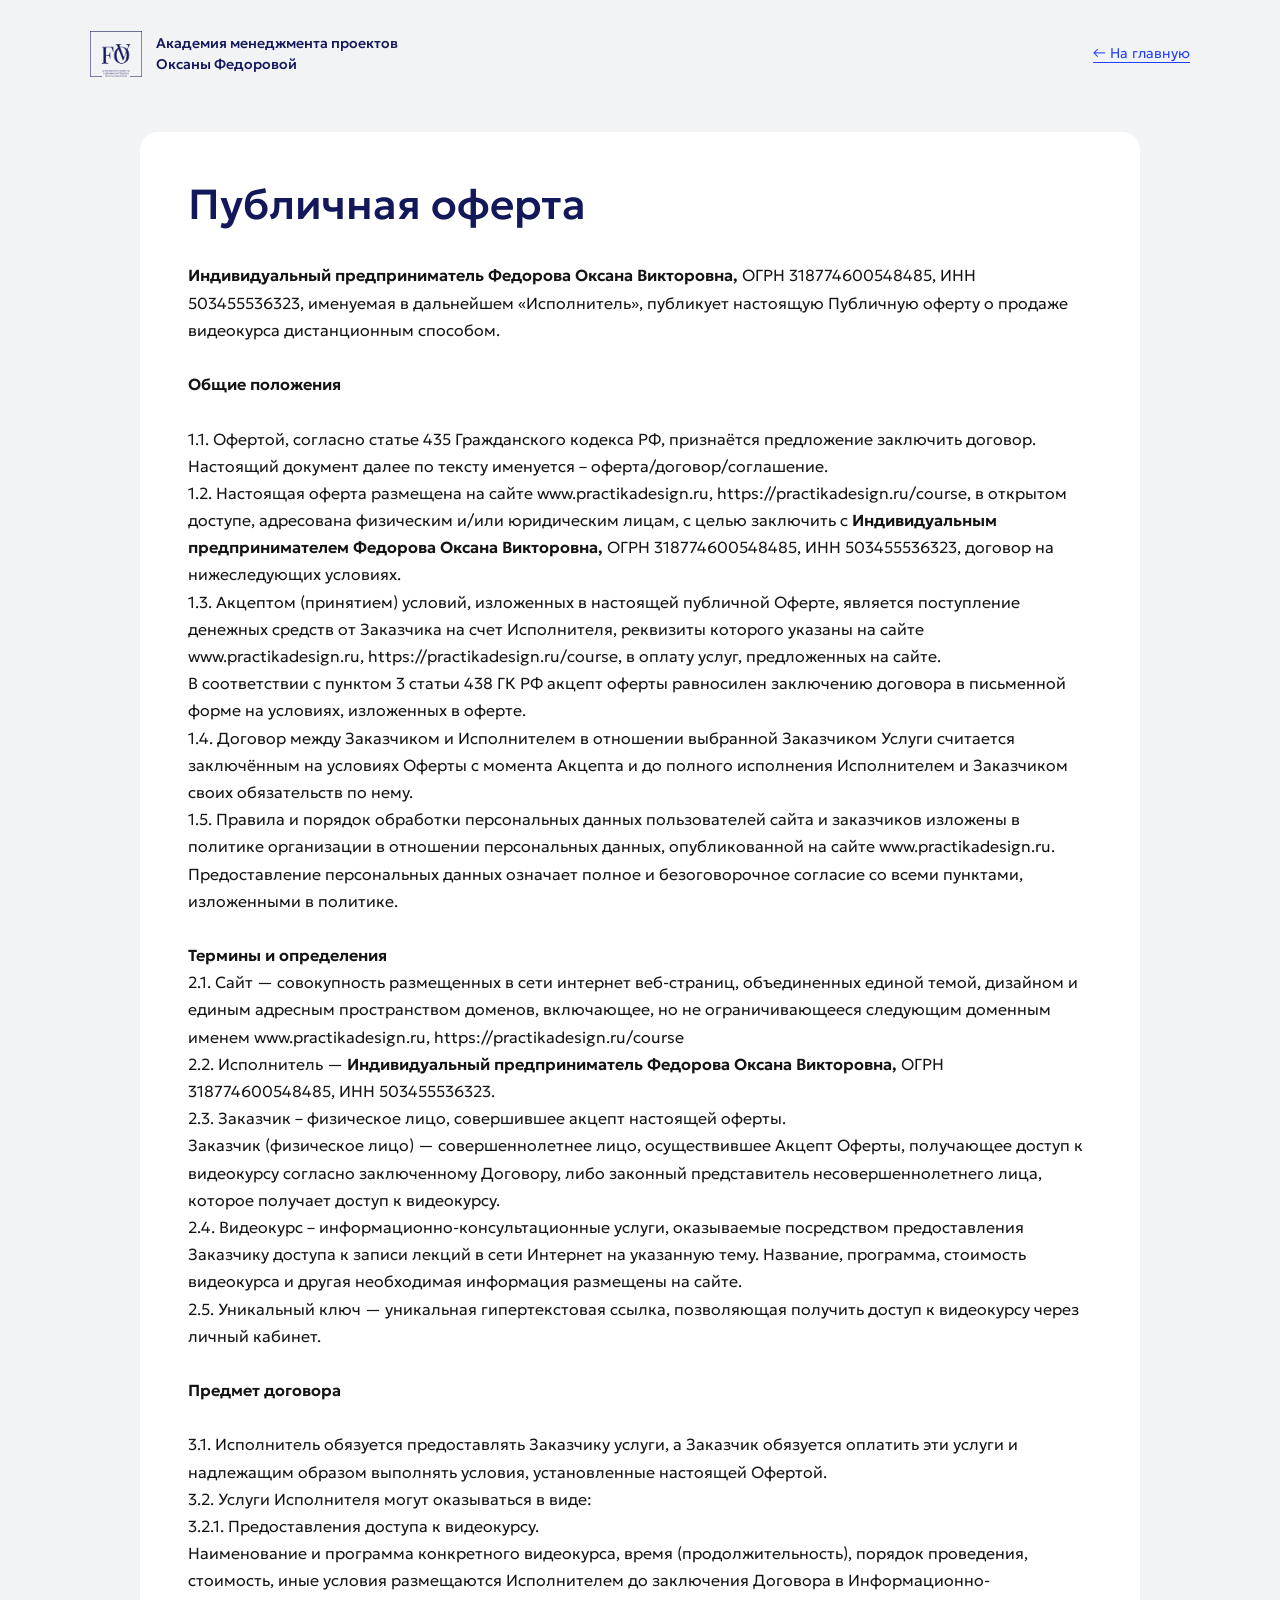
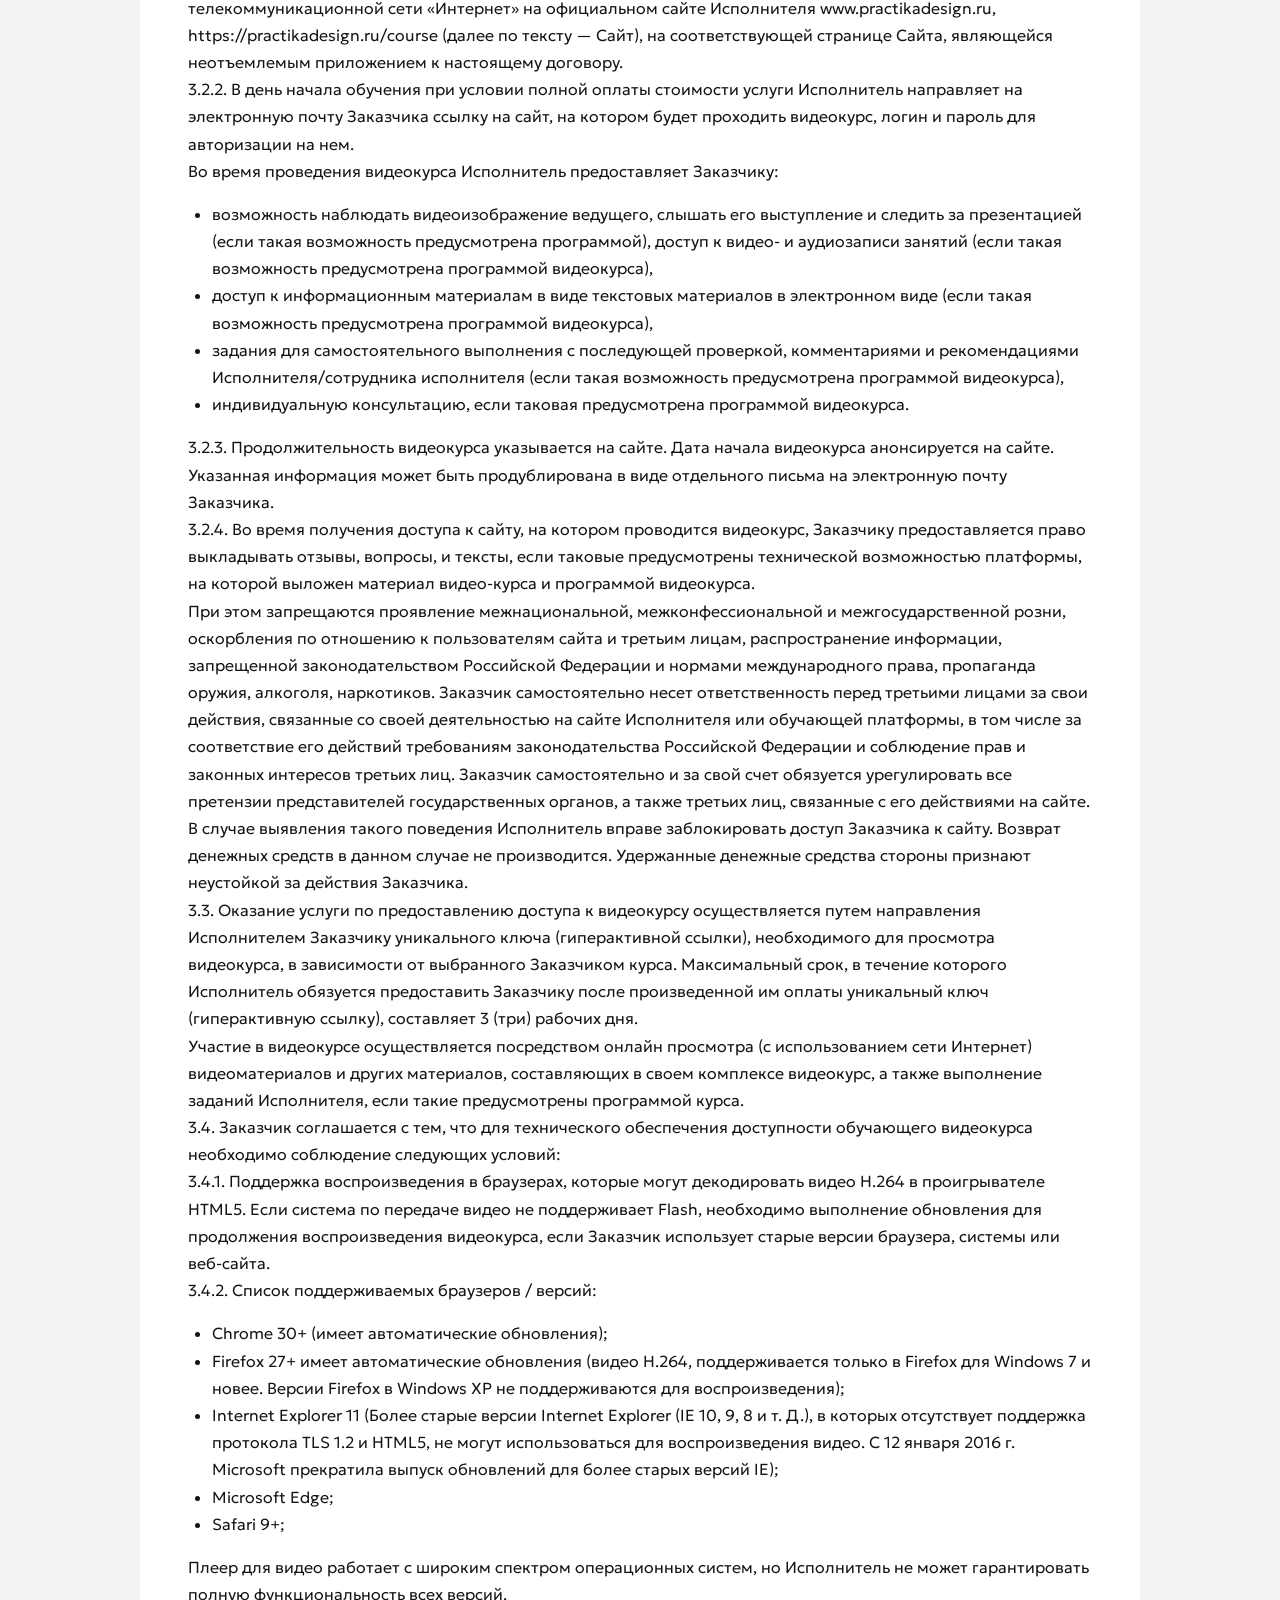
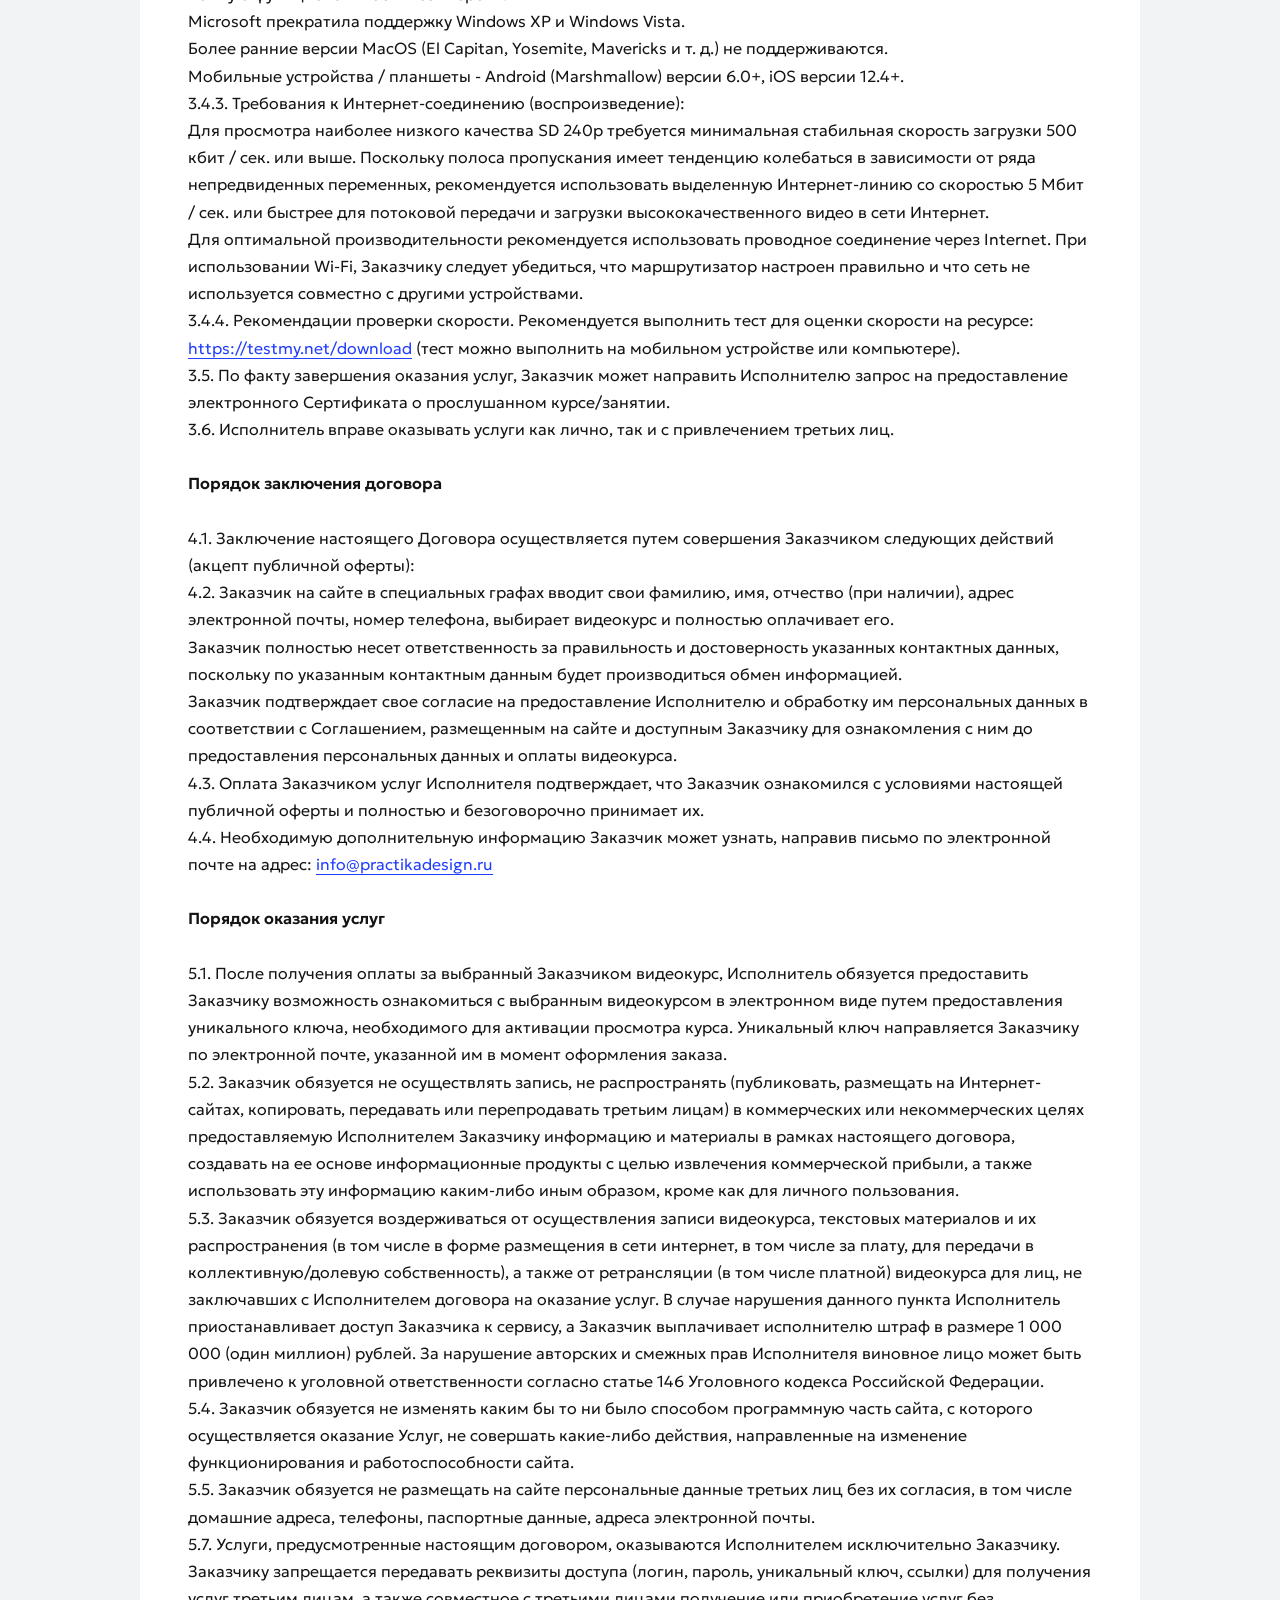
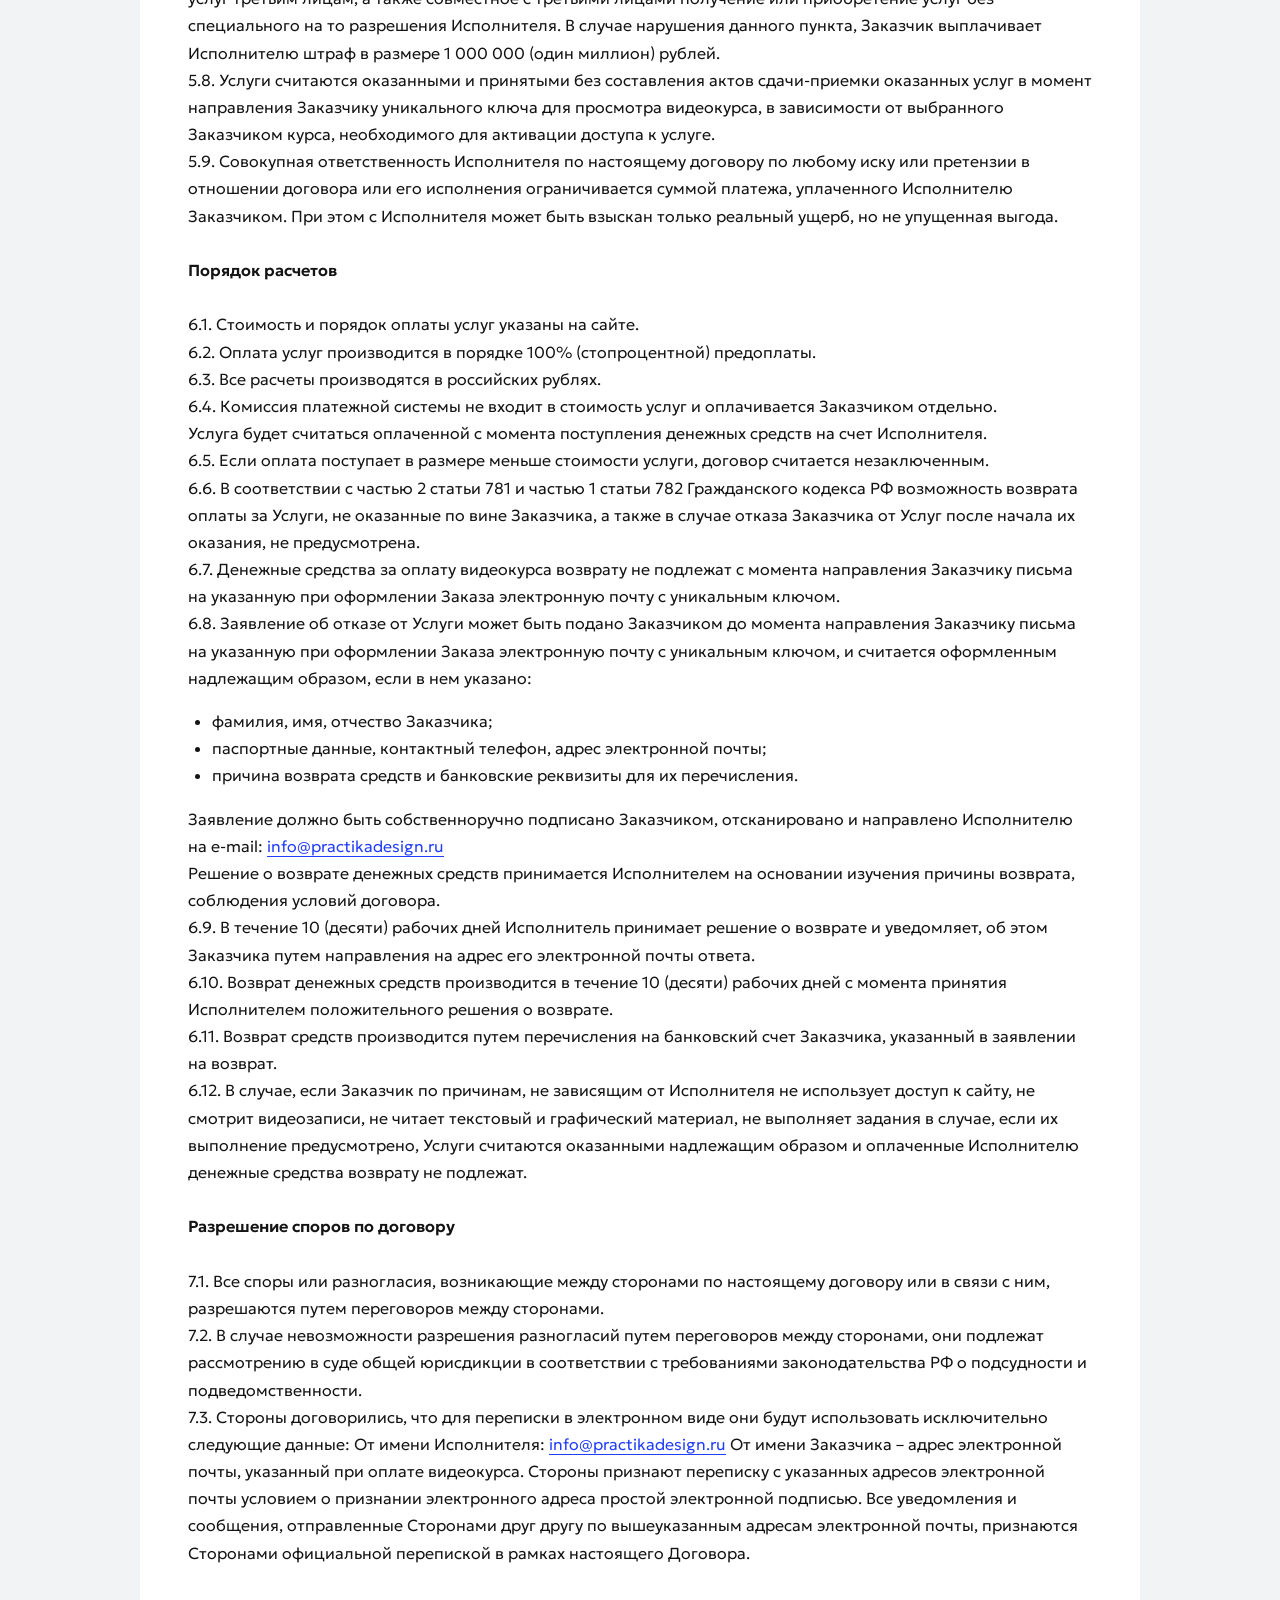
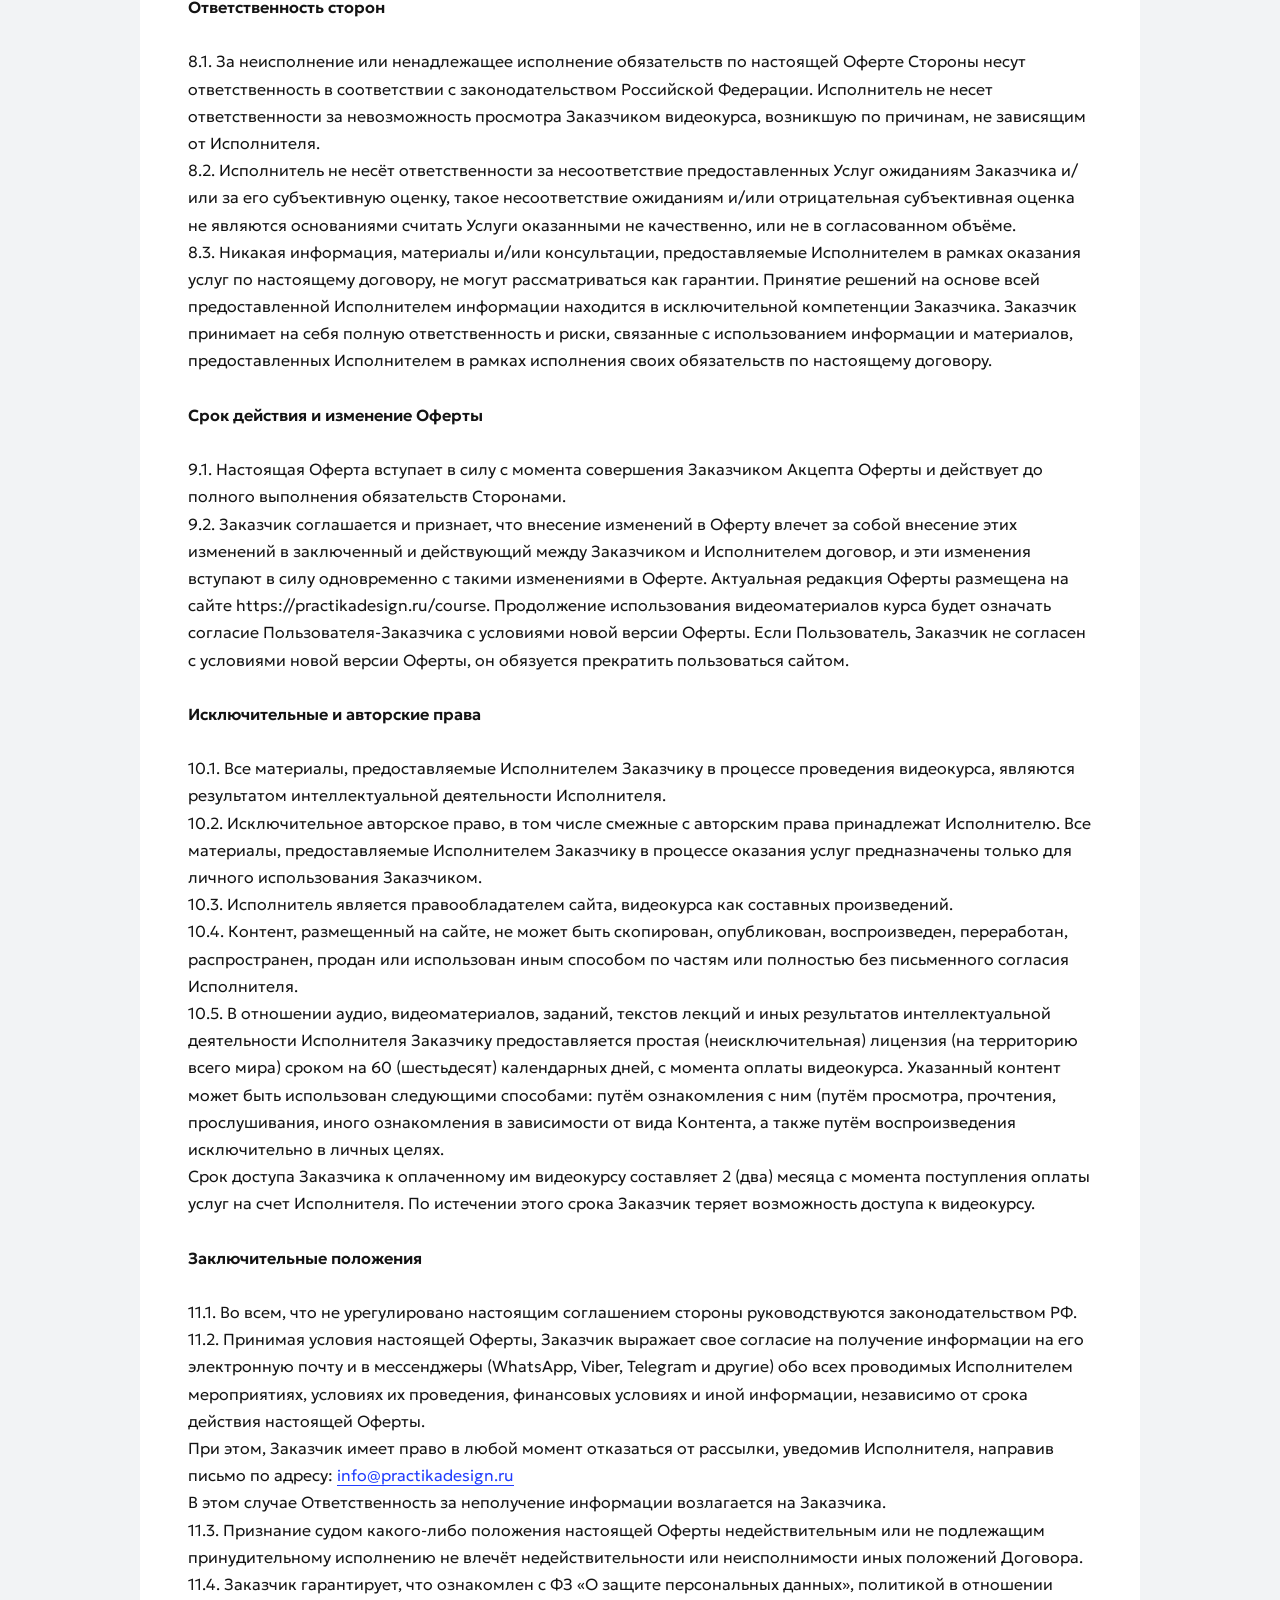
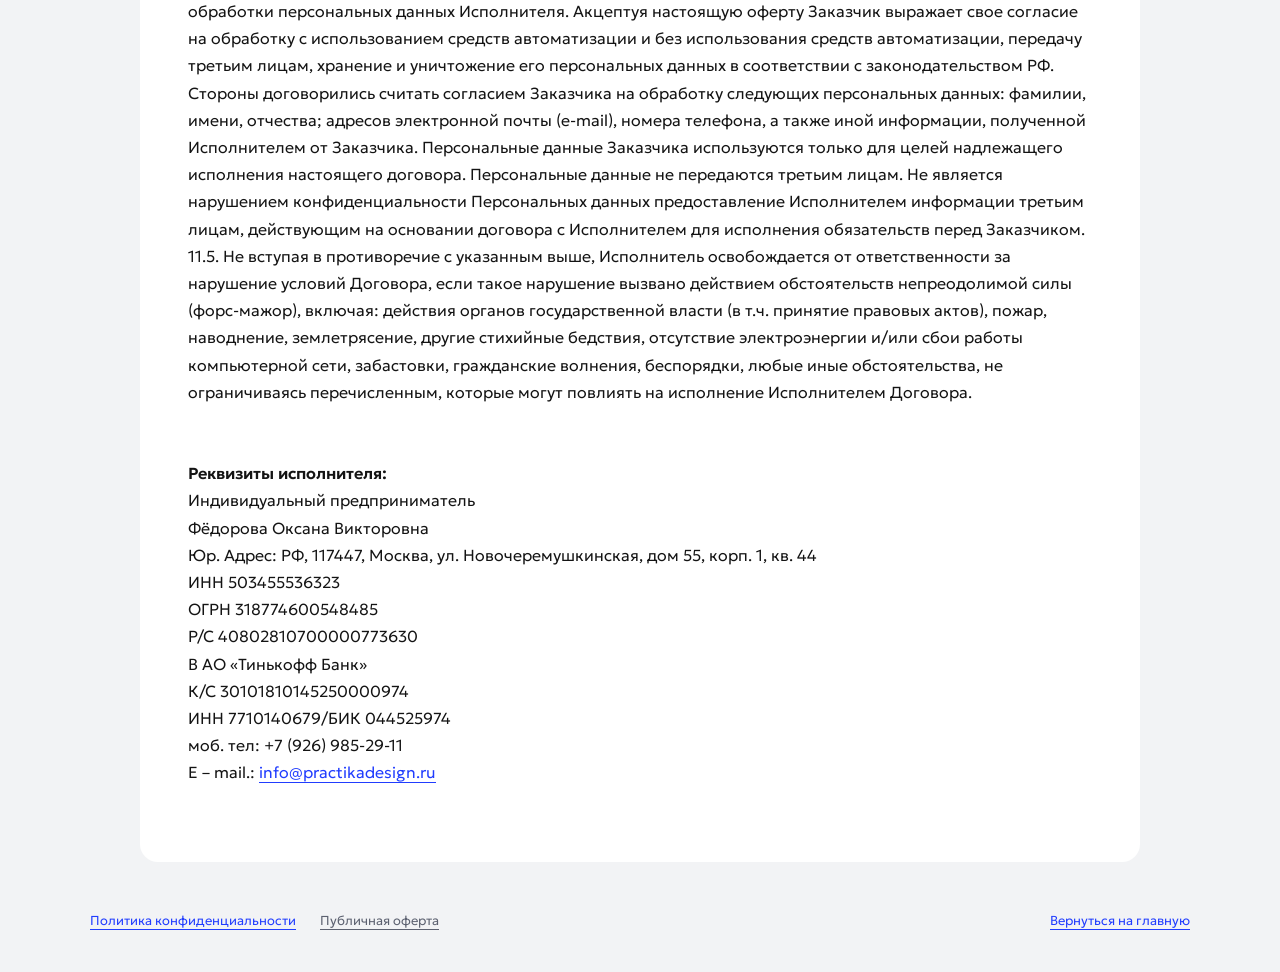
<file: oferta.html>
<!DOCTYPE html>
<html lang="ru">
<head>
    <meta charset="UTF-8">
    <meta name="viewport" content="width=device-width, initial-scale=1.0">
    <title>Публичная оферта — Академия менеджмента в дизайне интерьера</title>
    <link rel="icon" href="favicon.ico" sizes="any">
    <link rel="icon" type="image/png" sizes="32x32" href="assets/img/favicon-32.png">
    <link rel="apple-touch-icon" href="assets/img/apple-touch-icon.png">
    <link rel="preconnect" href="https://fonts.googleapis.com">
    <link rel="preconnect" href="https://fonts.gstatic.com" crossorigin>
    <link href="https://fonts.googleapis.com/css2?family=Geologica:wght@300;400;500;600;700&display=swap" rel="stylesheet">
    <link rel="stylesheet" href="assets/css/legal.css">
</head>
<body>
    <header class="legal-header">
        <a class="legal-brand" href="index.html"><img src="assets/img/newlogo.png" width="52" height="52" alt=""><span>Академия менеджмента проектов<br>Оксаны Федоровой</span></a>
        <a class="legal-back" href="index.html">← На главную</a>
    </header>
    <main class="legal-document">
        <h1>Публичная оферта</h1>
        <div class="legal-copy"><strong>Индивидуальный предприниматель Федорова Оксана Викторовна, </strong>ОГРН 318774600548485, ИНН 503455536323, именуемая в дальнейшем «Исполнитель», публикует настоящую Публичную оферту о продаже видеокурса дистанционным способом.<br><br><strong>Общие положения</strong><br><br>1.1. Офертой, согласно статье 435 Гражданского кодекса РФ, признаётся предложение заключить договор. Настоящий документ далее по тексту именуется – оферта/договор/соглашение.<br>1.2. Настоящая оферта размещена на сайте www.practikadesign.ru, https://practikadesign.ru/course, в открытом доступе, адресована физическим и/или юридическим лицам, с целью заключить с <strong>Индивидуальным предпринимателем Федорова Оксана Викторовна, </strong>ОГРН 318774600548485, ИНН 503455536323, договор на нижеследующих условиях.<br>1.3. Акцептом (принятием) условий, изложенных в настоящей публичной Оферте, является поступление денежных средств от Заказчика на счет Исполнителя, реквизиты которого указаны на сайте www.practikadesign.ru, https://practikadesign.ru/course, в оплату услуг, предложенных на сайте. <br>В соответствии с пунктом 3 статьи 438 ГК РФ акцепт оферты равносилен заключению договора в письменной форме на условиях, изложенных в оферте.<br>1.4. Договор между Заказчиком и Исполнителем в отношении выбранной Заказчиком Услуги считается заключённым на условиях Оферты с момента Акцепта и до полного исполнения Исполнителем и Заказчиком своих обязательств по нему.<br>1.5. Правила и порядок обработки персональных данных пользователей сайта и заказчиков изложены в политике организации в отношении персональных данных, опубликованной на сайте www.practikadesign.ru. Предоставление персональных данных означает полное и безоговорочное согласие со всеми пунктами, изложенными в политике.<br><br><strong>Термины и определения</strong><br>2.1. Сайт — совокупность размещенных в сети интернет веб-страниц, объединенных единой темой, дизайном и единым адресным пространством доменов, включающее, но не ограничивающееся следующим доменным именем www.practikadesign.ru, https://practikadesign.ru/course<br>2.2. Исполнитель — <strong>Индивидуальный предприниматель Федорова Оксана Викторовна, </strong>ОГРН 318774600548485, ИНН 503455536323.<br>2.3. Заказчик – физическое лицо, совершившее акцепт настоящей оферты.<br>Заказчик (физическое лицо) — совершеннолетнее лицо, осуществившее Акцепт Оферты, получающее доступ к видеокурсу согласно заключенному Договору, либо законный представитель несовершеннолетнего лица, которое получает доступ к видеокурсу.<br>2.4. Видеокурс – информационно-консультационные услуги, оказываемые посредством предоставления Заказчику доступа к записи лекций в сети Интернет на указанную тему. Название, программа, стоимость видеокурса и другая необходимая информация размещены на сайте.<br>2.5. Уникальный ключ — уникальная гипертекстовая ссылка, позволяющая получить доступ к видеокурсу через личный кабинет.<br><br><strong>Предмет договора</strong><br><br>3.1. Исполнитель обязуется предоставлять Заказчику услуги, а Заказчик обязуется оплатить эти услуги и надлежащим образом выполнять условия, установленные настоящей Офертой.<br>3.2. Услуги Исполнителя могут оказываться в виде:<br>3.2.1. Предоставления доступа к видеокурсу.<br>Наименование и программа конкретного видеокурса, время (продолжительность), порядок проведения, стоимость, иные условия размещаются Исполнителем до заключения Договора в Информационно-телекоммуникационной сети «Интернет» на официальном сайте Исполнителя www.practikadesign.ru, https://practikadesign.ru/course (далее по тексту — Сайт), на соответствующей странице Сайта, являющейся неотъемлемым приложением к настоящему договору.<br>3.2.2. В день начала обучения при условии полной оплаты стоимости услуги Исполнитель направляет на электронную почту Заказчика ссылку на сайт, на котором будет проходить видеокурс, логин и пароль для авторизации на нем.<br>Во время проведения видеокурса Исполнитель предоставляет Заказчику:<br><ul><li>возможность наблюдать видеоизображение ведущего, слышать его выступление и следить за презентацией (если такая возможность предусмотрена программой), доступ к видео- и аудиозаписи занятий (если такая возможность предусмотрена программой видеокурса),</li><li>доступ к информационным материалам в виде текстовых материалов в электронном виде (если такая возможность предусмотрена программой видеокурса),</li><li>задания для самостоятельного выполнения с последующей проверкой, комментариями и рекомендациями Исполнителя/сотрудника исполнителя (если такая возможность предусмотрена программой видеокурса),</li><li>индивидуальную консультацию, если таковая предусмотрена программой видеокурса.</li></ul>3.2.3. Продолжительность видеокурса указывается на сайте. Дата начала видеокурса анонсируется на сайте. Указанная информация может быть продублирована в виде отдельного письма на электронную почту Заказчика.<br>3.2.4. Во время получения доступа к сайту, на котором проводится видеокурс, Заказчику предоставляется право выкладывать отзывы, вопросы, и тексты, если таковые предусмотрены технической возможностью платформы, на которой выложен материал видео-курса и программой видеокурса. <br>При этом запрещаются проявление межнациональной, межконфессиональной и межгосударственной розни, оскорбления по отношению к пользователям сайта и третьим лицам, распространение информации, запрещенной законодательством Российской Федерации и нормами международного права, пропаганда оружия, алкоголя, наркотиков. Заказчик самостоятельно несет ответственность перед третьими лицами за свои действия, связанные со своей деятельностью на сайте Исполнителя или обучающей платформы, в том числе за соответствие его действий требованиям законодательства Российской Федерации и соблюдение прав и законных интересов третьих лиц. Заказчик самостоятельно и за свой счет обязуется урегулировать все претензии представителей государственных органов, а также третьих лиц, связанные с его действиями на сайте. В случае выявления такого поведения Исполнитель вправе заблокировать доступ Заказчика к сайту. Возврат денежных средств в данном случае не производится. Удержанные денежные средства стороны признают неустойкой за действия Заказчика.<br>3.3. Оказание услуги по предоставлению доступа к видеокурсу осуществляется путем направления Исполнителем Заказчику уникального ключа (гиперактивной ссылки), необходимого для просмотра видеокурса, в зависимости от выбранного Заказчиком курса. Максимальный срок, в течение которого Исполнитель обязуется предоставить Заказчику после произведенной им оплаты уникальный ключ (гиперактивную ссылку), составляет 3 (три) рабочих дня.<br>Участие в видеокурсе осуществляется посредством онлайн просмотра (с использованием сети Интернет) видеоматериалов и других материалов, составляющих в своем комплексе видеокурс, а также выполнение заданий Исполнителя, если такие предусмотрены программой курса.<br>3.4. Заказчик соглашается с тем, что для технического обеспечения доступности обучающего видеокурса необходимо соблюдение следующих условий:<br>3.4.1. Поддержка воспроизведения в браузерах, которые могут декодировать видео H.264 в проигрывателе HTML5. Если система по передаче видео не поддерживает Flash, необходимо выполнение обновления для продолжения воспроизведения видеокурса, если Заказчик использует старые версии браузера, системы или веб-сайта.<br>3.4.2. Список поддерживаемых браузеров / версий:<br><ul><li>Chrome 30+ (имеет автоматические обновления);</li><li>Firefox 27+ имеет автоматические обновления (видео H.264, поддерживается только в Firefox для Windows 7 и новее. Версии Firefox в Windows XP не поддерживаются для воспроизведения);</li><li>Internet Explorer 11 (Более старые версии Internet Explorer (IE 10, 9, 8 и т. Д.), в которых отсутствует поддержка протокола TLS 1.2 и HTML5, не могут использоваться для воспроизведения видео. С 12 января 2016 г. Microsoft прекратила выпуск обновлений для более старых версий IE);</li><li>Microsoft Edge;</li><li>Safari 9+;</li></ul>Плеер для видео работает с широким спектром операционных систем, но Исполнитель не может гарантировать полную функциональность всех версий.<br>Microsoft прекратила поддержку Windows XP и Windows Vista.<br>Более ранние версии MacOS (El Capitan, Yosemite, Mavericks и т. д.) не поддерживаются.<br>Мобильные устройства / планшеты - Android (Marshmallow) версии 6.0+, iOS версии 12.4+.<br>3.4.3. Требования к Интернет-соединению (воспроизведение):<br>Для просмотра наиболее низкого качества SD 240p требуется минимальная стабильная скорость загрузки 500 кбит / сек. или выше. Поскольку полоса пропускания имеет тенденцию колебаться в зависимости от ряда непредвиденных переменных, рекомендуется использовать выделенную Интернет-линию со скоростью 5 Мбит / сек. или быстрее для потоковой передачи и загрузки высококачественного видео в сети Интернет. <br>Для оптимальной производительности рекомендуется использовать проводное соединение через Internet. При использовании Wi-Fi, Заказчику следует убедиться, что маршрутизатор настроен правильно и что сеть не используется совместно с другими устройствами.<br>3.4.4. Рекомендации проверки скорости. Рекомендуется выполнить тест для оценки скорости на ресурсе: <a href="https://testmy.net/download">https://testmy.net/download</a> (тест можно выполнить на мобильном устройстве или компьютере).<br>3.5. По факту завершения оказания услуг, Заказчик может направить Исполнителю запрос на предоставление электронного Сертификата о прослушанном курсе/занятии.<br>3.6. Исполнитель вправе оказывать услуги как лично, так и с привлечением третьих лиц.<br><br><strong>Порядок заключения договора</strong><br><br>4.1. Заключение настоящего Договора осуществляется путем совершения Заказчиком следующих действий (акцепт публичной оферты):<br>4.2. Заказчик на сайте в специальных графах вводит свои фамилию, имя, отчество (при наличии), адрес электронной почты, номер телефона, выбирает видеокурс и полностью оплачивает его. <br>Заказчик полностью несет ответственность за правильность и достоверность указанных контактных данных, поскольку по указанным контактным данным будет производиться обмен информацией. <br>Заказчик подтверждает свое согласие на предоставление Исполнителю и обработку им персональных данных в соответствии с Соглашением, размещенным на сайте и доступным Заказчику для ознакомления с ним до предоставления персональных данных и оплаты видеокурса.<br>4.3. Оплата Заказчиком услуг Исполнителя подтверждает, что Заказчик ознакомился с условиями настоящей публичной оферты и полностью и безоговорочно принимает их.<br>4.4. Необходимую дополнительную информацию Заказчик может узнать, направив письмо по электронной почте на адрес: <a href="mailto:info@practikadesign.ru">info@practikadesign.ru</a><br><br><strong>Порядок оказания услуг</strong><br><br>5.1. После получения оплаты за выбранный Заказчиком видеокурс, Исполнитель обязуется предоставить Заказчику возможность ознакомиться с выбранным видеокурсом в электронном виде путем предоставления уникального ключа, необходимого для активации просмотра курса. Уникальный ключ направляется Заказчику по электронной почте, указанной им в момент оформления заказа.<br>5.2. Заказчик обязуется не осуществлять запись, не распространять (публиковать, размещать на Интернет-сайтах, копировать, передавать или перепродавать третьим лицам) в коммерческих или некоммерческих целях предоставляемую Исполнителем Заказчику информацию и материалы в рамках настоящего договора, создавать на ее основе информационные продукты с целью извлечения коммерческой прибыли, а также использовать эту информацию каким-либо иным образом, кроме как для личного пользования.<br>5.3. Заказчик обязуется воздерживаться от осуществления записи видеокурса, текстовых материалов и их распространения (в том числе в форме размещения в сети интернет, в том числе за плату, для передачи в коллективную/долевую собственность), а также от ретрансляции (в том числе платной) видеокурса для лиц, не заключавших с Исполнителем договора на оказание услуг. В случае нарушения данного пункта Исполнитель приостанавливает доступ Заказчика к сервису, а Заказчик выплачивает исполнителю штраф в размере 1 000 000 (один миллион) рублей. За нарушение авторских и смежных прав Исполнителя виновное лицо может быть привлечено к уголовной ответственности согласно статье 146 Уголовного кодекса Российской Федерации.<br>5.4. Заказчик обязуется не изменять каким бы то ни было способом программную часть сайта, с которого осуществляется оказание Услуг, не совершать какие-либо действия, направленные на изменение функционирования и работоспособности сайта.<br>5.5. Заказчик обязуется не размещать на сайте персональные данные третьих лиц без их согласия, в том числе домашние адреса, телефоны, паспортные данные, адреса электронной почты.<br>5.7. Услуги, предусмотренные настоящим договором, оказываются Исполнителем исключительно Заказчику. Заказчику запрещается передавать реквизиты доступа (логин, пароль, уникальный ключ, ссылки) для получения услуг третьим лицам, а также совместное с третьими лицами получение или приобретение услуг без специального на то разрешения Исполнителя. В случае нарушения данного пункта, Заказчик выплачивает Исполнителю штраф в размере 1 000 000 (один миллион) рублей.<br>5.8. Услуги считаются оказанными и принятыми без составления актов сдачи-приемки оказанных услуг в момент направления Заказчику уникального ключа для просмотра видеокурса, в зависимости от выбранного Заказчиком курса, необходимого для активации доступа к услуге.<br>5.9. Совокупная ответственность Исполнителя по настоящему договору по любому иску или претензии в отношении договора или его исполнения ограничивается суммой платежа, уплаченного Исполнителю Заказчиком. При этом с Исполнителя может быть взыскан только реальный ущерб, но не упущенная выгода.<br><br><strong>Порядок расчетов</strong><br><br>6.1. Стоимость и порядок оплаты услуг указаны на сайте.<br>6.2. Оплата услуг производится в порядке 100% (стопроцентной) предоплаты.<br>6.3. Все расчеты производятся в российских рублях.<br>6.4. Комиссия платежной системы не входит в стоимость услуг и оплачивается Заказчиком отдельно. <br>Услуга будет считаться оплаченной с момента поступления денежных средств на счет Исполнителя.<br>6.5. Если оплата поступает в размере меньше стоимости услуги, договор считается незаключенным.<br>6.6. В соответствии с частью 2 статьи 781 и частью 1 статьи 782 Гражданского кодекса РФ возможность возврата оплаты за Услуги, не оказанные по вине Заказчика, а также в случае отказа Заказчика от Услуг после начала их оказания, не предусмотрена.<br>6.7. Денежные средства за оплату видеокурса возврату не подлежат с момента направления Заказчику письма на указанную при оформлении Заказа электронную почту с уникальным ключом.<br>6.8. Заявление об отказе от Услуги может быть подано Заказчиком до момента направления Заказчику письма на указанную при оформлении Заказа электронную почту с уникальным ключом, и считается оформленным надлежащим образом, если в нем указано:<br><ul><li>фамилия, имя, отчество Заказчика;</li><li>паспортные данные, контактный телефон, адрес электронной почты;</li><li>причина возврата средств и банковские реквизиты для их перечисления.</li></ul>Заявление должно быть собственноручно подписано Заказчиком, отсканировано и направлено Исполнителю на e-mail: <a href="mailto:info@practikadesign.ru">info@practikadesign.ru</a> <br>Решение о возврате денежных средств принимается Исполнителем на основании изучения причины возврата, соблюдения условий договора.<br>6.9. В течение 10 (десяти) рабочих дней Исполнитель принимает решение о возврате и уведомляет, об этом Заказчика путем направления на адрес его электронной почты ответа.<br>6.10. Возврат денежных средств производится в течение 10 (десяти) рабочих дней с момента принятия Исполнителем положительного решения о возврате.<br>6.11. Возврат средств производится путем перечисления на банковский счет Заказчика, указанный в заявлении на возврат.<br>6.12. В случае, если Заказчик по причинам, не зависящим от Исполнителя не использует доступ к сайту, не смотрит видеозаписи, не читает текстовый и графический материал, не выполняет задания в случае, если их выполнение предусмотрено, Услуги считаются оказанными надлежащим образом и оплаченные Исполнителю денежные средства возврату не подлежат.<br><br><strong>Разрешение споров по договору</strong><br><br>7.1. Все споры или разногласия, возникающие между сторонами по настоящему договору или в связи с ним, разрешаются путем переговоров между сторонами.<br>7.2. В случае невозможности разрешения разногласий путем переговоров между сторонами, они подлежат рассмотрению в суде общей юрисдикции в соответствии с требованиями законодательства РФ о подсудности и подведомственности.<br>7.3. Стороны договорились, что для переписки в электронном виде они будут использовать исключительно следующие данные: От имени Исполнителя: <a href="mailto:info@practikadesign.ru">info@practikadesign.ru</a> От имени Заказчика – адрес электронной почты, указанный при оплате видеокурса. Стороны признают переписку с указанных адресов электронной почты условием о признании электронного адреса простой электронной подписью. Все уведомления и сообщения, отправленные Сторонами друг другу по вышеуказанным адресам электронной почты, признаются Сторонами официальной перепиской в рамках настоящего Договора.<br><br><strong>﻿Ответственность сторон</strong><br><br>8.1. За неисполнение или ненадлежащее исполнение обязательств по настоящей Оферте Стороны несут ответственность в соответствии с законодательством Российской Федерации. Исполнитель не несет ответственности за невозможность просмотра Заказчиком видеокурса, возникшую по причинам, не зависящим от Исполнителя.<br>8.2. Исполнитель не несёт ответственности за несоответствие предоставленных Услуг ожиданиям Заказчика и/или за его субъективную оценку, такое несоответствие ожиданиям и/или отрицательная субъективная оценка не являются основаниями считать Услуги оказанными не качественно, или не в согласованном объёме.<br>8.3. Никакая информация, материалы и/или консультации, предоставляемые Исполнителем в рамках оказания услуг по настоящему договору, не могут рассматриваться как гарантии. Принятие решений на основе всей предоставленной Исполнителем информации находится в исключительной компетенции Заказчика. Заказчик принимает на себя полную ответственность и риски, связанные с использованием информации и материалов, предоставленных Исполнителем в рамках исполнения своих обязательств по настоящему договору.<br><br><strong>Срок действия и изменение Оферты</strong><br><br>9.1. Настоящая Оферта вступает в силу с момента совершения Заказчиком Акцепта Оферты и действует до полного выполнения обязательств Сторонами.<br>9.2. Заказчик соглашается и признает, что внесение изменений в Оферту влечет за собой внесение этих изменений в заключенный и действующий между Заказчиком и Исполнителем договор, и эти изменения вступают в силу одновременно с такими изменениями в Оферте. Актуальная редакция Оферты размещена на сайте https://practikadesign.ru/course. Продолжение использования видеоматериалов курса будет означать согласие Пользователя-Заказчика с условиями новой версии Оферты. Если Пользователь, Заказчик не согласен с условиями новой версии Оферты, он обязуется прекратить пользоваться сайтом.<br><br><strong>Исключительные и авторские права</strong><br><br>10.1. Все материалы, предоставляемые Исполнителем Заказчику в процессе проведения видеокурса, являются результатом интеллектуальной деятельности Исполнителя.<br>10.2. Исключительное авторское право, в том числе смежные с авторским права принадлежат Исполнителю. Все материалы, предоставляемые Исполнителем Заказчику в процессе оказания услуг предназначены только для личного использования Заказчиком. <br>10.3. Исполнитель является правообладателем сайта, видеокурса как составных произведений.<br>10.4. Контент, размещенный на сайте, не может быть скопирован, опубликован, воспроизведен, переработан, распространен, продан или использован иным способом по частям или полностью без письменного согласия Исполнителя.<br>10.5. В отношении аудио, видеоматериалов, заданий, текстов лекций и иных результатов интеллектуальной деятельности Исполнителя Заказчику предоставляется простая (неисключительная) лицензия (на территорию всего мира) сроком на 60 (шестьдесят) календарных дней, с момента оплаты видеокурса. Указанный контент может быть использован следующими способами: путём ознакомления с ним (путём просмотра, прочтения, прослушивания, иного ознакомления в зависимости от вида Контента, а также путём воспроизведения исключительно в личных целях.<br>Срок доступа Заказчика к оплаченному им видеокурсу составляет 2 (два) месяца с момента поступления оплаты услуг на счет Исполнителя. По истечении этого срока Заказчик теряет возможность доступа к видеокурсу.<br><br><strong>Заключительные положения</strong><br><br>11.1. Во всем, что не урегулировано настоящим соглашением стороны руководствуются законодательством РФ.<br>11.2. Принимая условия настоящей Оферты, Заказчик выражает свое согласие на получение информации на его электронную почту и в мессенджеры (WhatsApp, Viber, Telegram и другие) обо всех проводимых Исполнителем мероприятиях, условиях их проведения, финансовых условиях и иной информации, независимо от срока действия настоящей Оферты.<br>При этом, Заказчик имеет право в любой момент отказаться от рассылки, уведомив Исполнителя, направив письмо по адресу: <a href="mailto:info@practikadesign.ru">info@practikadesign.ru</a><br>В этом случае Ответственность за неполучение информации возлагается на Заказчика.<br>11.3. Признание судом какого-либо положения настоящей Оферты недействительным или не подлежащим принудительному исполнению не влечёт недействительности или неисполнимости иных положений Договора.<br>11.4. Заказчик гарантирует, что ознакомлен с ФЗ «О защите персональных данных», политикой в отношении обработки персональных данных Исполнителя. Акцептуя настоящую оферту Заказчик выражает свое согласие на обработку с использованием средств автоматизации и без использования средств автоматизации, передачу третьим лицам, хранение и уничтожение его персональных данных в соответствии с законодательством РФ. Стороны договорились считать согласием Заказчика на обработку следующих персональных данных: фамилии, имени, отчества; адресов электронной почты (е-mail), номера телефона, а также иной информации, полученной Исполнителем от Заказчика. Персональные данные Заказчика используются только для целей надлежащего исполнения настоящего договора. Персональные данные не передаются третьим лицам. Не является нарушением конфиденциальности Персональных данных предоставление Исполнителем информации третьим лицам, действующим на основании договора с Исполнителем для исполнения обязательств перед Заказчиком.<br>11.5. Не вступая в противоречие с указанным выше, Исполнитель освобождается от ответственности за нарушение условий Договора, если такое нарушение вызвано действием обстоятельств непреодолимой силы (форс-мажор), включая: действия органов государственной власти (в т.ч. принятие правовых актов), пожар, наводнение, землетрясение, другие стихийные бедствия, отсутствие электроэнергии и/или сбои работы компьютерной сети, забастовки, гражданские волнения, беспорядки, любые иные обстоятельства, не ограничиваясь перечисленным, которые могут повлиять на исполнение Исполнителем Договора.<br><br><br><strong>Реквизиты исполнителя:</strong><br>Индивидуальный предприниматель<br>Фёдорова Оксана Викторовна<br>Юр. Адрес: РФ, 117447, Москва, ул. Новочеремушкинская, дом 55, корп. 1, кв. 44<br>ИНН 503455536323<br>ОГРН 318774600548485<br>Р/С 40802810700000773630<br>В АО «Тинькофф Банк»<br>К/С 30101810145250000974<br>ИНН 7710140679/БИК 044525974<br>моб. тел: +7 (926) 985-29-11<br>E – mail.: <a href="mailto:info@practikadesign.ru">info@practikadesign.ru</a><br><br></div>
    </main>
    <footer class="legal-footer"><nav aria-label="Юридические документы"><a href="privacypolicy.html">Политика конфиденциальности</a>
<a href="oferta.html" aria-current="page">Публичная оферта</a></nav><a href="index.html">Вернуться на главную</a></footer>
</body>
</html>
</file>
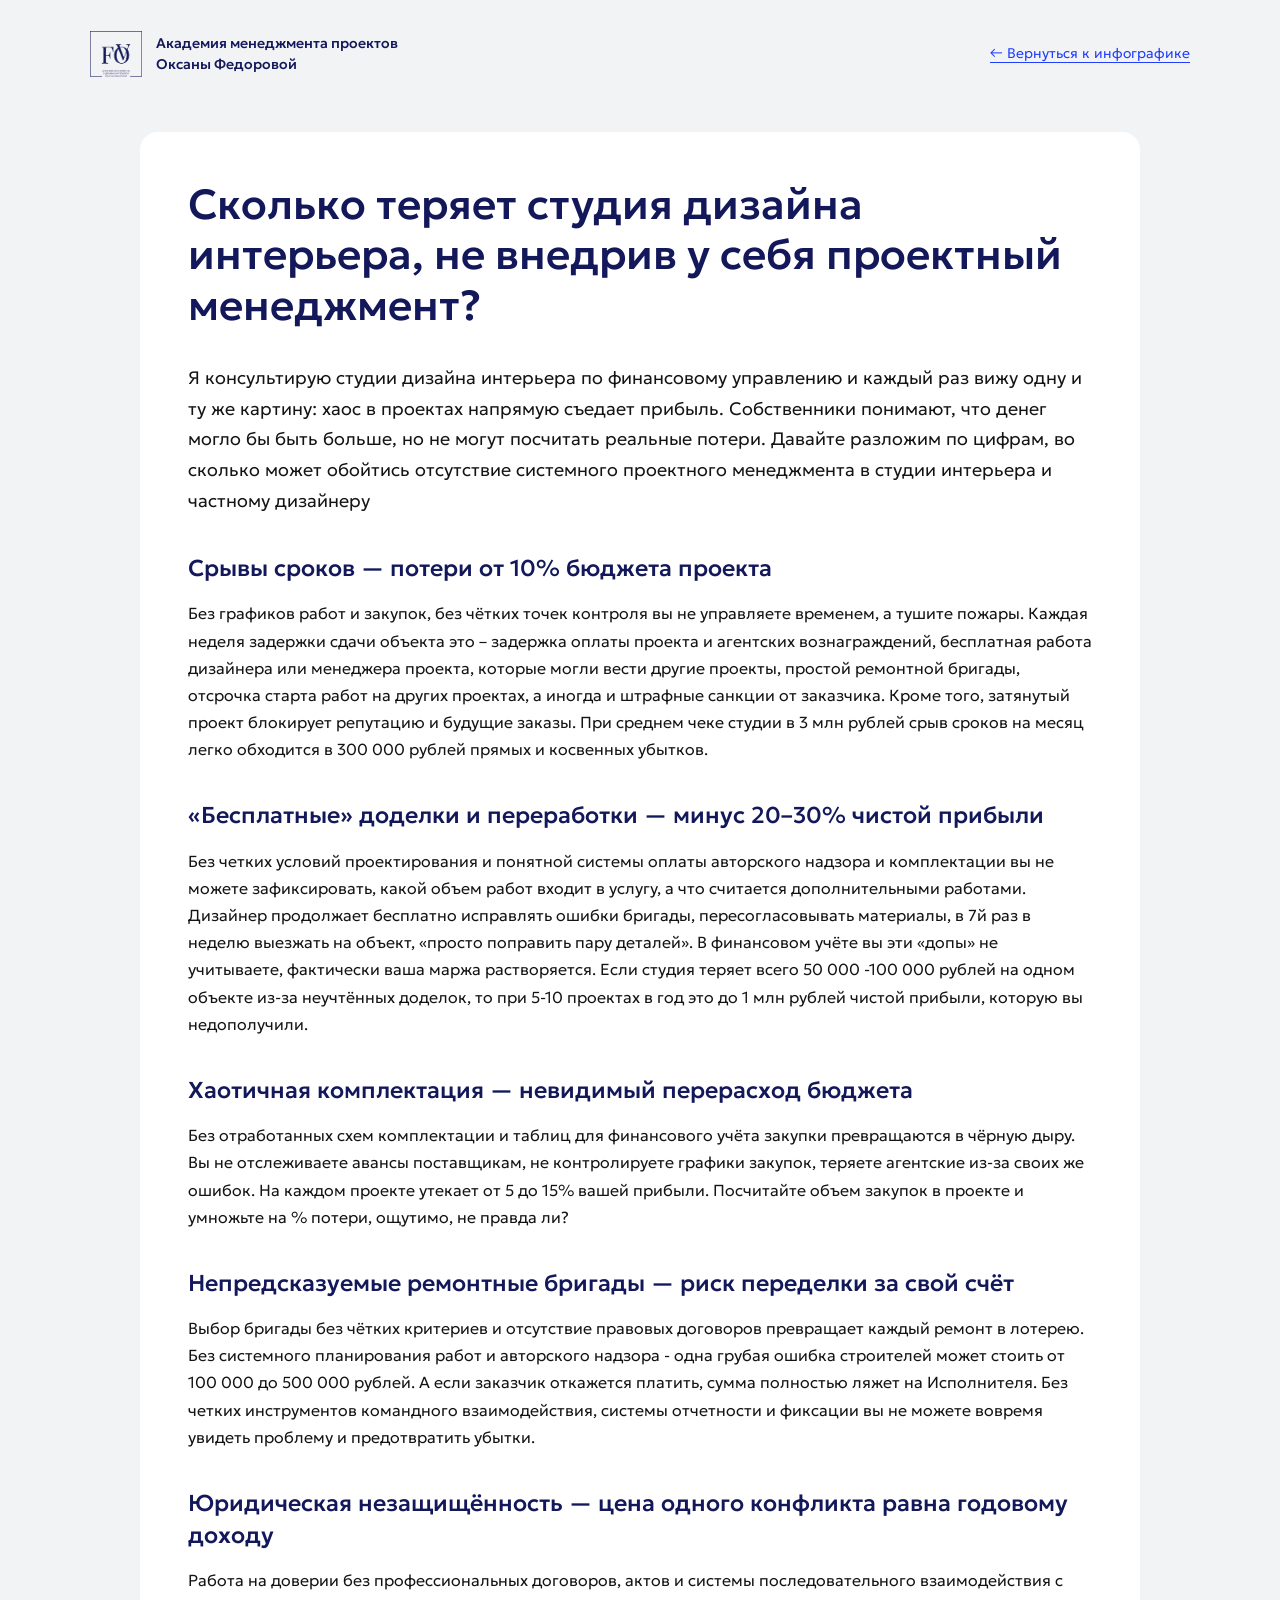
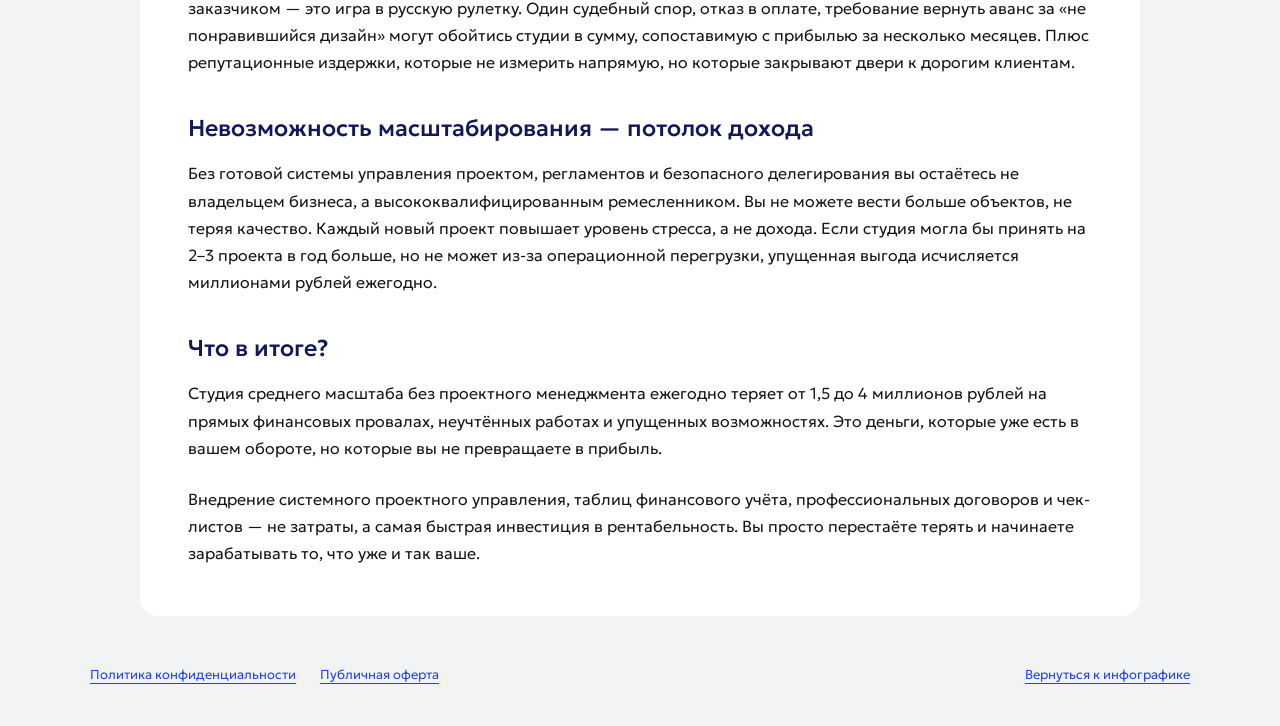
<file: poteri-studii-bez-proektnogo-menedzhmenta.html>
<!DOCTYPE html>
<html lang="ru">
<head>
    <meta charset="UTF-8">
    <meta name="viewport" content="width=device-width, initial-scale=1.0">
    <title>Сколько теряет студия дизайна без проектного менеджмента — Оксана Фёдорова</title>
    <link rel="icon" href="favicon.ico" sizes="any">
    <link rel="icon" type="image/png" sizes="32x32" href="assets/img/favicon-32.png">
    <link rel="apple-touch-icon" href="assets/img/apple-touch-icon.png">
    <meta name="description" content="Сколько теряет студия дизайна интерьера без проектного менеджмента: срывы сроков, бесплатные доделки, хаотичная комплектация, юридические риски и упущенная прибыль.">
    <link rel="preconnect" href="https://fonts.googleapis.com">
    <link rel="preconnect" href="https://fonts.gstatic.com" crossorigin>
    <link href="https://fonts.googleapis.com/css2?family=Geologica:wght@300;400;500;600;700&display=swap" rel="stylesheet">
    <link rel="stylesheet" href="assets/css/legal.css">
    <link rel="stylesheet" href="assets/css/article.css">
</head>
<body>
    <header class="legal-header">
        <a class="legal-brand" href="index.html"><img src="assets/img/newlogo.png" width="52" height="52" alt=""><span>Академия менеджмента проектов<br>Оксаны Федоровой</span></a>
        <a class="legal-back" href="index.html#losses">← Вернуться к инфографике</a>
    </header>
    <main>
        <article class="legal-document article-document">
        <h1>Сколько теряет студия дизайна интерьера, не внедрив у себя проектный менеджмент?</h1>
        <p class="article-lead">Я консультирую студии дизайна интерьера по финансовому управлению и каждый раз вижу одну и ту же картину: хаос в проектах напрямую съедает прибыль. Собственники понимают, что денег могло бы быть больше, но не могут посчитать реальные потери. Давайте разложим по цифрам, во сколько может обойтись отсутствие системного проектного менеджмента в студии интерьера и частному дизайнеру</p>
        <h2>Срывы сроков — потери от 10% бюджета проекта</h2>
        <p>Без графиков работ и закупок, без чётких точек контроля вы не управляете временем, а тушите пожары. Каждая неделя задержки сдачи объекта это – задержка оплаты проекта и агентских вознаграждений, бесплатная работа дизайнера или менеджера проекта, которые могли вести другие проекты, простой ремонтной бригады, отсрочка старта работ на других проектах, а иногда и штрафные санкции от заказчика. Кроме того, затянутый проект блокирует репутацию и будущие заказы. При среднем чеке студии в 3 млн рублей срыв сроков на месяц легко обходится в 300 000 рублей прямых и косвенных убытков.</p>
        <h2>«Бесплатные» доделки и переработки — минус 20–30% чистой прибыли</h2>
        <p>Без четких условий проектирования и понятной системы оплаты авторского надзора и комплектации вы не можете зафиксировать, какой объем работ входит в услугу, а что считается дополнительными работами. Дизайнер продолжает бесплатно исправлять ошибки бригады, пересогласовывать материалы, в 7й раз в неделю выезжать на объект, «просто поправить пару деталей». В финансовом учёте вы эти «допы» не учитываете, фактически ваша маржа растворяется. Если студия теряет всего 50 000 -100 000 рублей на одном объекте из-за неучтённых доделок, то при 5-10 проектах в год это до 1 млн рублей чистой прибыли, которую вы недополучили.</p>
        <h2>Хаотичная комплектация — невидимый перерасход бюджета</h2>
        <p>Без отработанных схем комплектации и таблиц для финансового учёта закупки превращаются в чёрную дыру. Вы не отслеживаете авансы поставщикам, не контролируете графики закупок, теряете агентские из-за своих же ошибок. На каждом проекте утекает от 5 до 15% вашей прибыли. Посчитайте объем закупок в проекте и умножьте на % потери, ощутимо, не правда ли? </p>
        <h2>Непредсказуемые ремонтные бригады — риск переделки за свой счёт</h2>
        <p>Выбор бригады без чётких критериев и отсутствие правовых договоров превращает каждый ремонт в лотерею. Без системного планирования работ и авторского надзора - одна грубая ошибка строителей может стоить от 100 000 до 500 000 рублей. А если заказчик откажется платить, сумма полностью ляжет на Исполнителя. Без четких инструментов командного взаимодействия, системы отчетности и фиксации вы не можете вовремя увидеть проблему и предотвратить убытки.</p>
        <h2>Юридическая незащищённость — цена одного конфликта равна годовому доходу</h2>
        <p>Работа на доверии без профессиональных договоров, актов и системы последовательного взаимодействия с заказчиком — это игра в русскую рулетку. Один судебный спор, отказ в оплате, требование вернуть аванс за «не понравившийся дизайн» могут обойтись студии в сумму, сопоставимую с прибылью за несколько месяцев. Плюс репутационные издержки, которые не измерить напрямую, но которые закрывают двери к дорогим клиентам.</p>
        <h2>Невозможность масштабирования — потолок дохода</h2>
        <p>Без готовой системы управления проектом, регламентов и безопасного делегирования вы остаётесь не владельцем бизнеса, а высококвалифицированным ремесленником. Вы не можете вести больше объектов, не теряя качество. Каждый новый проект повышает уровень стресса, а не дохода. Если студия могла бы принять на 2–3 проекта в год больше, но не может из-за операционной перегрузки, упущенная выгода исчисляется миллионами рублей ежегодно.</p>
        <h2>Что в итоге?</h2>
        <p>Студия среднего масштаба без проектного менеджмента ежегодно теряет от 1,5 до 4 миллионов рублей на прямых финансовых провалах, неучтённых работах и упущенных возможностях. Это деньги, которые уже есть в вашем обороте, но которые вы не превращаете в прибыль.</p>
        <p>Внедрение системного проектного управления, таблиц финансового учёта, профессиональных договоров и чек-листов — не затраты, а самая быстрая инвестиция в рентабельность. Вы просто перестаёте терять и начинаете зарабатывать то, что уже и так ваше.</p>
        </article>
    </main>
    <footer class="legal-footer">
        <nav aria-label="Юридические документы"><a href="privacypolicy.html">Политика конфиденциальности</a><a href="oferta.html">Публичная оферта</a></nav>
        <a href="index.html#losses">Вернуться к инфографике</a>
    </footer>
</body>
</html>
</file>
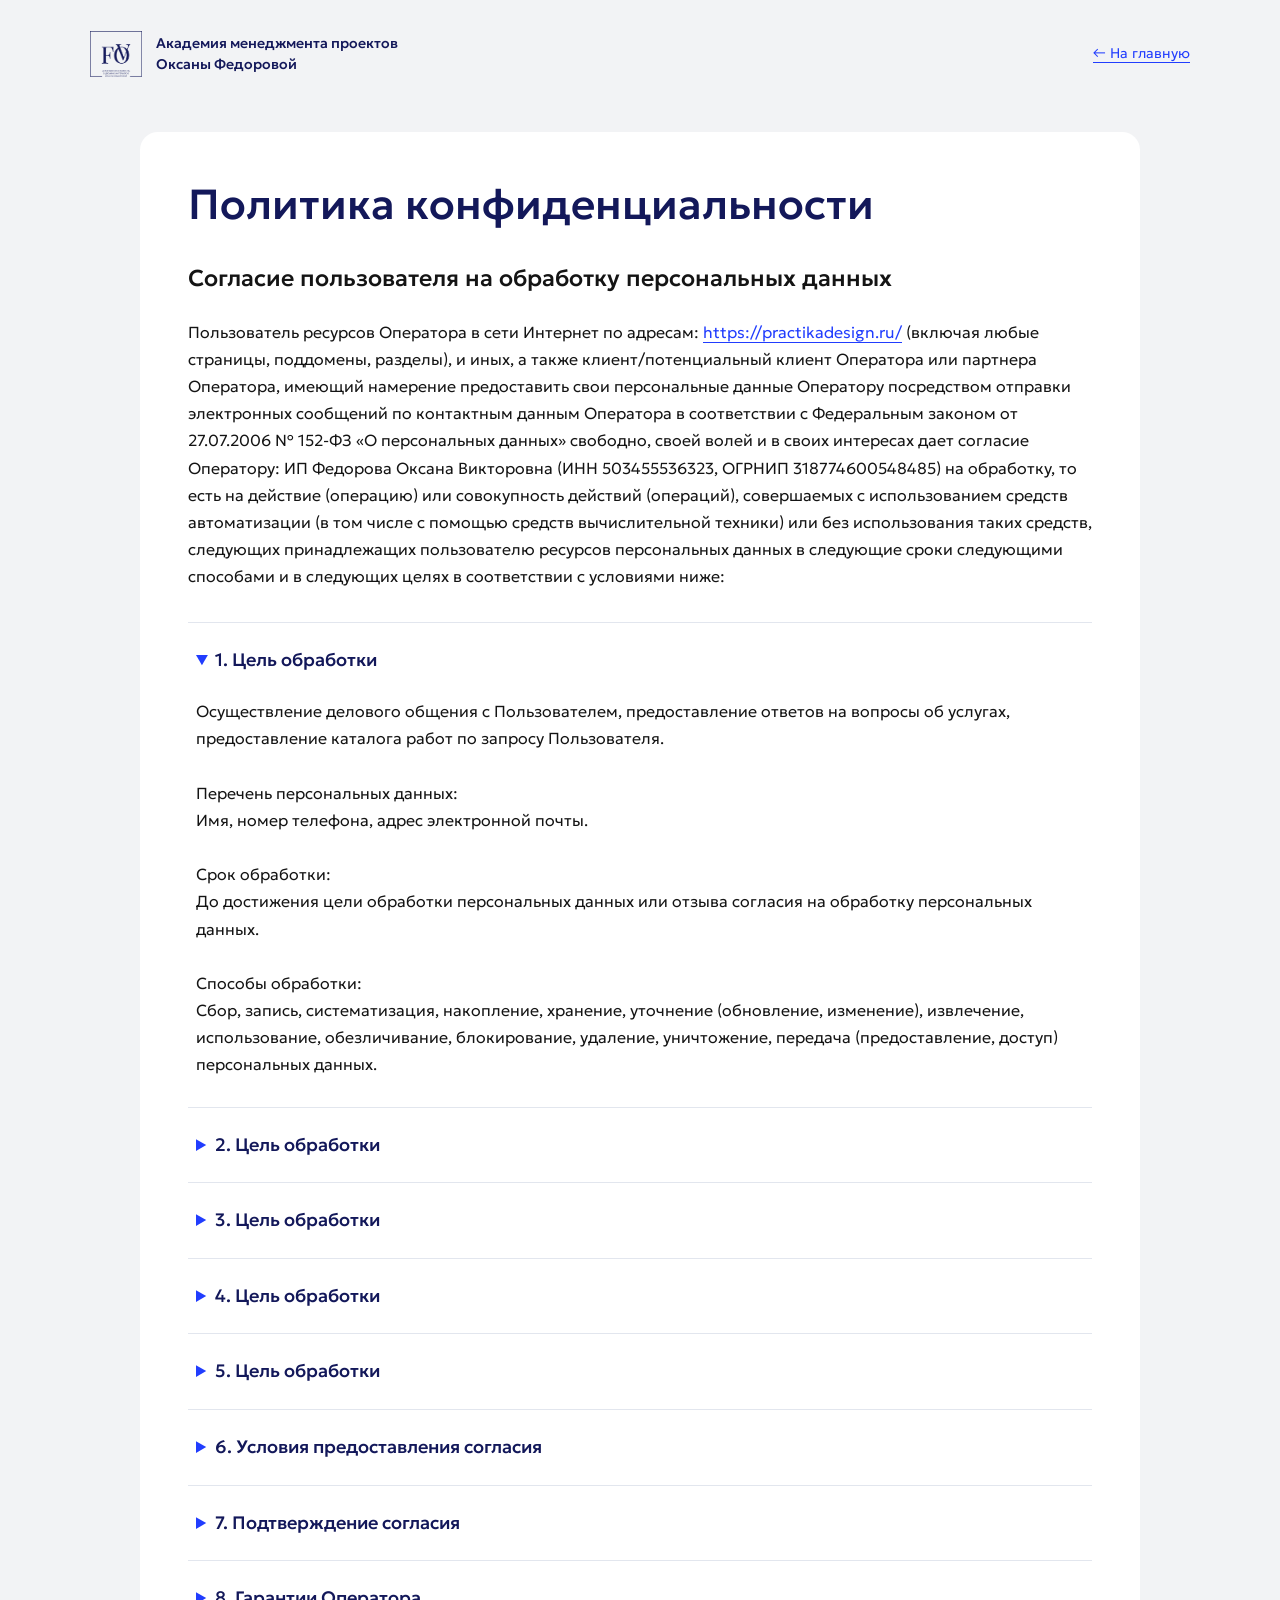
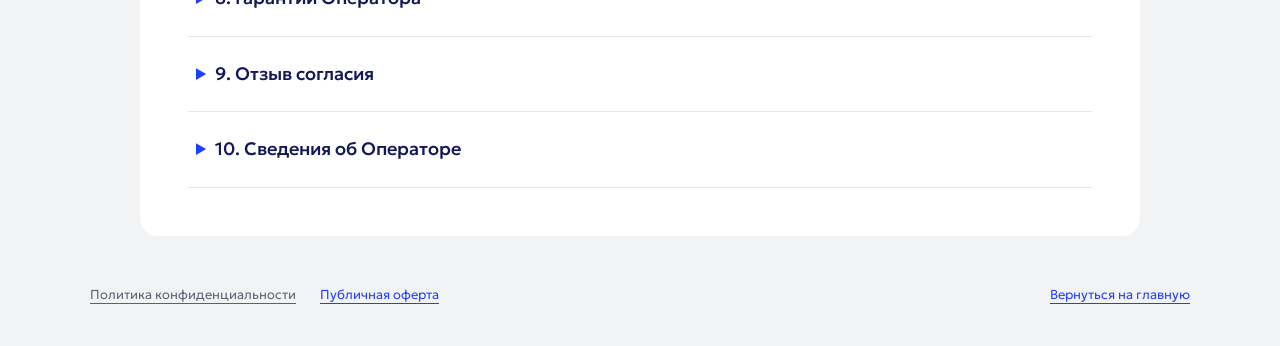
<file: privacypolicy.html>
<!DOCTYPE html>
<html lang="ru">
<head>
    <meta charset="UTF-8">
    <meta name="viewport" content="width=device-width, initial-scale=1.0">
    <title>Политика конфиденциальности — Академия менеджмента в дизайне интерьера</title>
    <link rel="icon" href="favicon.ico" sizes="any">
    <link rel="icon" type="image/png" sizes="32x32" href="assets/img/favicon-32.png">
    <link rel="apple-touch-icon" href="assets/img/apple-touch-icon.png">
    <link rel="preconnect" href="https://fonts.googleapis.com">
    <link rel="preconnect" href="https://fonts.gstatic.com" crossorigin>
    <link href="https://fonts.googleapis.com/css2?family=Geologica:wght@300;400;500;600;700&display=swap" rel="stylesheet">
    <link rel="stylesheet" href="assets/css/legal.css">
</head>
<body>
    <header class="legal-header">
        <a class="legal-brand" href="index.html"><img src="assets/img/newlogo.png" width="52" height="52" alt=""><span>Академия менеджмента проектов<br>Оксаны Федоровой</span></a>
        <a class="legal-back" href="index.html">← На главную</a>
    </header>
    <main class="legal-document">
        <h1>Политика конфиденциальности</h1>
        <h2>Согласие пользователя на обработку персональных данных</h2>
<div class="legal-intro">Пользователь ресурсов Оператора в сети Интернет по адресам: <a href="https://practikadesign.ru/">https://practikadesign.ru/</a> (включая любые страницы, поддомены, разделы), и иных, а также клиент/потенциальный клиент Оператора или партнера Оператора, имеющий намерение предоставить свои персональные данные Оператору посредством отправки электронных сообщений по контактным данным Оператора в соответствии с Федеральным законом от 27.07.2006 № 152-ФЗ «О персональных данных» свободно, своей волей и в своих интересах дает согласие Оператору: ИП Федорова Оксана Викторовна (ИНН 503455536323, ОГРНИП 318774600548485) на обработку, то есть на действие (операцию) или совокупность действий (операций), совершаемых с использованием средств автоматизации (в том числе с помощью средств вычислительной техники) или без использования таких средств, следующих принадлежащих пользователю ресурсов персональных данных в следующие сроки следующими способами и в следующих целях в соответствии с условиями ниже:</div>
<div class="legal-sections">
<details class="legal-section" id="section-1" open><summary>1. Цель обработки</summary><div class="legal-section__body">Осуществление делового общения с Пользователем, предоставление ответов на вопросы об услугах, предоставление каталога работ по запросу Пользователя.<br><br>Перечень персональных данных:<br>Имя, номер телефона, адрес электронной почты.<br><br>Срок обработки:<br>До достижения цели обработки персональных данных или отзыва согласия на обработку персональных данных.<br><br>Способы обработки:<br>Сбор, запись, систематизация, накопление, хранение, уточнение (обновление, изменение), извлечение, использование, обезличивание, блокирование, удаление, уничтожение, передача (предоставление, доступ) персональных данных.</div></details>
<details class="legal-section" id="section-2"><summary>2. Цель обработки</summary><div class="legal-section__body">Использование в маркетинговых целях для продвижения услуг Оператора (рассылка новостей, уведомлений, рекламы, информационных материалов и проч.) при условии предварительного получения согласия Пользователя.<br><br>Перечень персональных данных:<br>Имя, номер телефона, адрес электронной почты.<br><br>Срок обработки:<br>До достижения цели обработки персональных данных или отзыва согласия на обработку персональных данных.<br><br>Способы обработки:<br>Сбор, запись, систематизация, накопление, хранение, уточнение (обновление, изменение), извлечение, использование, обезличивание, блокирование, передача (предоставление, доступ), удаление, уничтожение персональных данных.</div></details>
<details class="legal-section" id="section-3"><summary>3. Цель обработки</summary><div class="legal-section__body">Подготовка, заключение и исполнение договора оказания услуг c Оператором дистанционным способом.<br><br>Перечень персональных данных:<br>Фамилия, имя, отчество; адрес электронной почты; номер телефона; паспортные данные; адрес регистрации; ИНН; банковские реквизиты; должность.<br><br>Срок обработки:<br>До достижения цели обработки персональных данных или отзыва согласия на обработку персональных данных (если отсутствуют иные правовые основания для обработки, в частности, договор с Оператором).<br><br>Способы обработки:<br>Сбор, запись, систематизация, накопление, хранение, уточнение (обновление, изменение), извлечение, использование, обезличивание, блокирование, передача (предоставление, доступ), удаление, уничтожение персональных данных.</div></details>
<details class="legal-section" id="section-4"><summary>4. Цель обработки</summary><div class="legal-section__body">Ведение бухгалтерского учета, исполнение требований налогового законодательства.<br><br>Перечень персональных данных:<br>Фамилия, имя, отчество; адрес электронной почты; паспортные данные; адрес регистрации; ИНН; банковские реквизиты.<br><br>Срок обработки:<br>До достижения цели обработки персональных данных.<br><br>Способы обработки:<br>Сбор, запись, систематизация, накопление, хранение, уточнение (обновление, изменение), извлечение, использование, обезличивание, блокирование, передача (предоставление, доступ), удаление, уничтожение персональных данных.</div></details>
<details class="legal-section" id="section-5"><summary>5. Цель обработки</summary><div class="legal-section__body">Размещение отзывов об услугах на Сайте и других ресурсах в сети Интернет Оператора при условии получения согласия.<br><br>Перечень персональных данных:<br>Имя.<br><br>Срок обработки:<br>До достижения цели обработки персональных данных или отзыва согласия на обработку.<br><br>Способы обработки:<br>Сбор, запись, систематизация, накопление, хранение, уточнение (обновление, изменение), извлечение, использование, обезличивание, блокирование, передача (предоставление, доступ), удаление, уничтожение персональных данных.</div></details>
<details class="legal-section" id="section-6"><summary>6. Условия предоставления согласия</summary><div class="legal-section__body">Ваше согласие предоставляется:<br><ul><li>через проставление галочки с согласием на сайте или ином ресурсе Оператора;</li><li>путём предоставления данных напрямую по контактным данным;</li><li>запуском Телеграм-бота и отправкой данных;</li><li>нажатием кнопок: «отправить», «заказать консультацию», «рассчитать стоимость» и аналогичных.</li></ul></div></details>
<details class="legal-section" id="section-7"><summary>7. Подтверждение согласия</summary><div class="legal-section__body">Продолжая использовать ресурсы Оператора, заполнять формы сбора персональных данных или предоставлять их иным образом, Вы подтверждаете, что:<br><ul><li>даёте согласие осознанно, добровольно, конкретно и однозначно;</li><li>достаточно проинформированы о целях, условиях и способах обработки персональных данных;</li><li>понимаете, что согласие может быть отозвано;</li><li>знаете, что обработка проводится как автоматизированным, так и неавтоматизированным способом.</li></ul></div></details>
<details class="legal-section" id="section-8"><summary>8. Гарантии Оператора</summary><div class="legal-section__body"><ul><li>Обработка только в заявленных целях;</li><li>Соблюдение Конституции РФ и ФЗ-152;</li><li>Обеспечение конфиденциальности и безопасности;</li><li>Уничтожение данных после окончания цели обработки или отзыва согласия (в течение 30 календарных дней).</li></ul></div></details>
<details class="legal-section" id="section-9"><summary>9. Отзыв согласия</summary><div class="legal-section__body"><strong>Вы можете отозвать настоящее согласие</strong>, направив обращение на <a href="mailto:info@practikadesign.ru">info@practikadesign.ru</a> в соответствии с Политикой обработки персональных данных.<br><strong>Примечание:</strong> Оператор вправе продолжить обработку, если есть иные правовые основания (например, договор или требования законодательства).</div></details>
<details class="legal-section" id="section-10"><summary>10. Сведения об Операторе</summary><div class="legal-section__body"><strong>Наименование: </strong>ИП Федорова Оксана Викторовна<br><strong>ИНН: </strong>503455536323<br><strong>ОГРНИП: </strong>318774600548485<br><strong>Телефон: </strong><a href="tel:+79168440802">+7 916 844 08 02</a><br><strong>Email: </strong><a href="mailto:info@practikadesign.ru">info@practikadesign.ru</a><br><strong>Редакция:</strong></div></details>
</div>
    </main>
    <footer class="legal-footer"><nav aria-label="Юридические документы"><a href="privacypolicy.html" aria-current="page">Политика конфиденциальности</a>
<a href="oferta.html">Публичная оферта</a></nav><a href="index.html">Вернуться на главную</a></footer>
</body>
</html>
</file>
<file: assets/css/legal.css>
* { box-sizing: border-box; }
body { margin: 0; background: #f2f3f5; color: #141414; font-family: "Geologica", Arial, sans-serif; font-weight: 300; line-height: 1.7; }
a { color: #213dfe; text-underline-offset: 4px; }
a:focus-visible, summary:focus-visible { outline: 2px solid #213dfe; outline-offset: 5px; }
.legal-header, .legal-footer { width: min(1100px, calc(100% - 48px)); margin: auto; display: flex; align-items: center; justify-content: space-between; gap: 24px; padding: 28px 0; }
.legal-brand { display: flex; align-items: center; gap: 14px; color: #13185a; font-size: 14px; font-weight: 500; line-height: 1.5; text-decoration: none; }
.legal-brand img { width: 52px; height: 52px; object-fit: contain; }
.legal-back { flex-shrink: 0; font-size: 14px; }
.legal-document { width: min(1000px, calc(100% - 48px)); margin: 24px auto 48px; padding: 48px; background: #fff; border-radius: 18px; overflow-wrap: anywhere; }
h1 { margin: 0 0 32px; color: #13185a; font-size: clamp(27px, 4vw, 42px); font-weight: 500; line-height: 1.2; }
h2 { margin: 0 0 24px; font-size: 23px; font-weight: 500; line-height: 1.4; }
.legal-intro { margin-bottom: 32px; }
.legal-copy strong, .legal-section__body strong { font-weight: 600; }
ul, ol { padding-left: 24px; }
.legal-section { border-top: 1px solid #e2e6ee; }
.legal-section:last-child { border-bottom: 1px solid #e2e6ee; }
.legal-section summary { padding: 22px 8px; cursor: pointer; color: #13185a; font-weight: 500; font-size: 18px; }
.legal-section summary::marker { color: #213dfe; }
.legal-section__body { padding: 0 8px 28px; }
.legal-footer { align-items: flex-start; padding-top: 0; padding-bottom: 40px; font-size: 13px; }
.legal-footer nav { display: flex; flex-wrap: wrap; gap: 12px 24px; }
.legal-footer [aria-current="page"] { color: #5c6170; }
@media (max-width: 640px) {
  .legal-header, .legal-footer { width: calc(100% - 32px); flex-direction: column; align-items: flex-start; gap: 16px; }
  .legal-document { width: calc(100% - 32px); margin-top: 8px; padding: 26px 20px; font-size: 15px; }
  .legal-brand { font-size: 12px; }
  h2 { font-size: 19px; }
  .legal-section summary { font-size: 16px; }
}
</file>
<file: assets/css/article.css>
.article-document h2 { margin: 36px 0 16px; color: #13185a; }
.article-document p { margin: 0 0 24px; }
.article-document p:last-child { margin-bottom: 0; }
.article-lead { font-size: 18px; }
@media (max-width: 640px) {
  .article-lead { font-size: 16px; }
}
</file>
